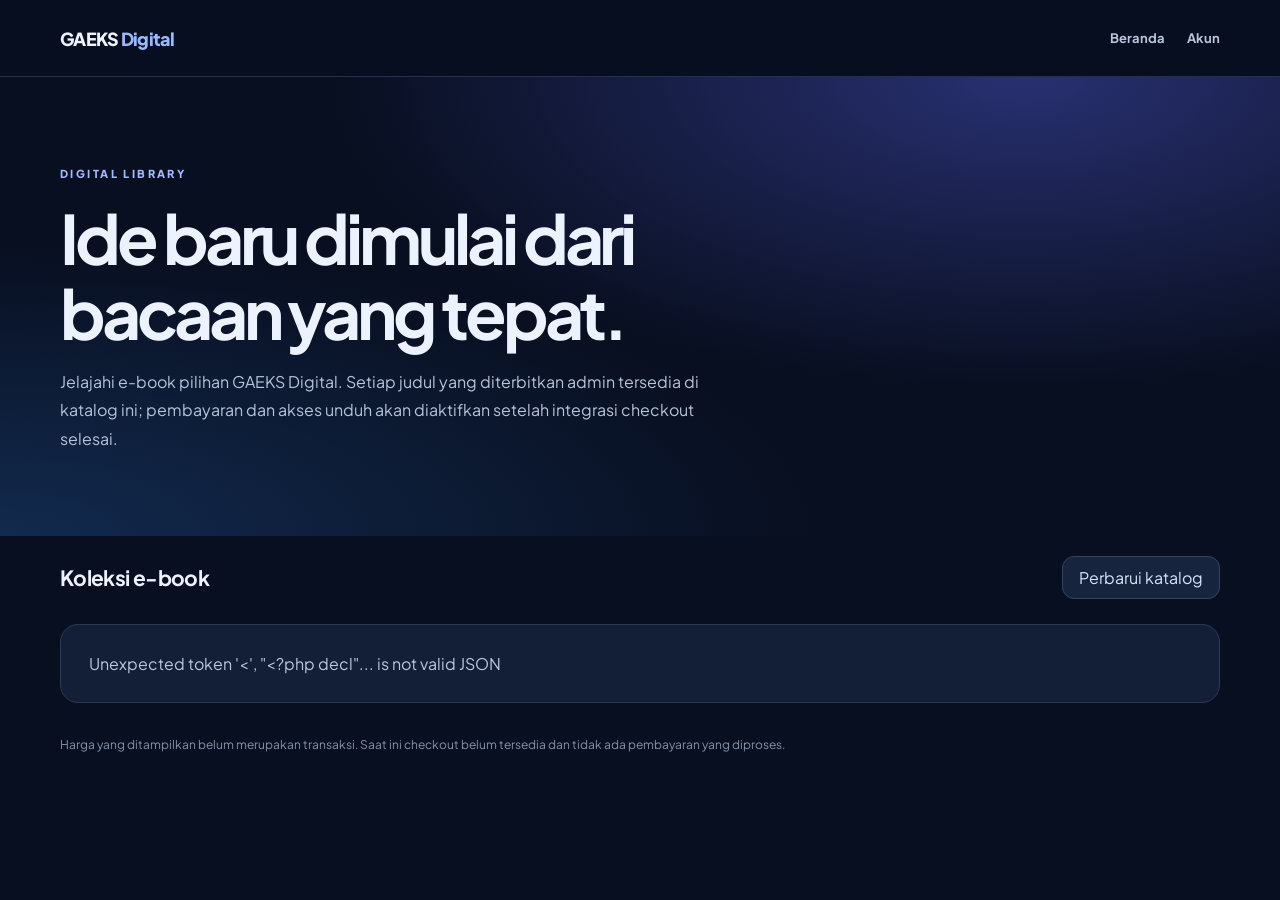
<file: ebooks.html>
<!doctype html>
<html lang="id">
<head>
  <meta charset="utf-8">
  <meta name="viewport" content="width=device-width, initial-scale=1">
  <meta name="description" content="Jelajahi koleksi e-book profesional GAEKS Digital.">
  <title>Katalog E-book | GAEKS Digital</title>
  <link rel="preconnect" href="https://fonts.googleapis.com">
  <link rel="preconnect" href="https://fonts.gstatic.com" crossorigin>
  <link href="https://fonts.googleapis.com/css2?family=Plus+Jakarta+Sans:wght@400;500;600;700;800&display=swap" rel="stylesheet">
  <script src="auth.js?v=20260922-1" defer></script>
  <style>
    :root { font-family: "Plus Jakarta Sans", system-ui, sans-serif; color: #ecf3ff; background: #080f20; }
    * { box-sizing: border-box; } body { margin: 0; min-width: 320px; } a { color: inherit; text-decoration: none; } button { font: inherit; }
    .shell { width: min(1160px, calc(100% - 40px)); margin: auto; }
    header { border-bottom: 1px solid #25314b; background: rgba(8, 15, 32, .86); }
    .nav { min-height: 76px; display: flex; align-items: center; justify-content: space-between; gap: 20px; }
    .brand { font-weight: 800; letter-spacing: -.04em; font-size: 18px; } .brand span { color: #96baff; }
    .nav-links { display: flex; gap: 22px; align-items: center; font-size: 13px; font-weight: 700; } .nav-links a { color: #b8c6db; } .nav-links a:hover { color: #fff; } [hidden] { display: none !important; }
    .hero { padding: 84px 0 66px; background: radial-gradient(ellipse at 80% 0, #283071 0, transparent 48%), radial-gradient(ellipse at 0 100%, #122a4e 0, transparent 45%); }
    .eyebrow { text-transform: uppercase; color: #a4baff; font-size: 11px; letter-spacing: .22em; font-weight: 800; }
    h1 { margin: 18px 0; max-width: 760px; font-size: clamp(38px, 6vw, 68px); line-height: 1.1; letter-spacing: -.06em; }
    .intro { color: #b6c4d9; max-width: 680px; line-height: 1.8; }
    .catalog { padding: 20px 0 90px; } .catalog-bar { display: flex; align-items: center; justify-content: space-between; gap: 12px; margin-bottom: 25px; }
    .catalog-bar h2 { margin: 0; font-size: 21px; letter-spacing: -.03em; }
    .refresh { cursor: pointer; border: 1px solid #34435f; color: #d6e5fc; background: #16243d; border-radius: 12px; padding: 10px 16px; } .refresh:hover { background: #24385b; }
    .books { display: grid; grid-template-columns: repeat(3, minmax(0, 1fr)); gap: 22px; }
    .book { border: 1px solid #2b3956; border-radius: 22px; background: #131f36; overflow: hidden; box-shadow: 0 18px 50px rgba(0, 0, 0, .14); }
    .cover { height: 240px; background: linear-gradient(135deg, #355bd3, #8062be 68%, #e396bd); display: grid; place-items: center; }
    .cover img { display: block; width: 100%; height: 100%; object-fit: cover; } .cover span { font-weight: 800; font-size: 45px; letter-spacing: -.08em; opacity: .75; }
    .book-body { padding: 24px; } .book h3 { margin: 0; font-size: 21px; line-height: 1.35; } .book p { color: #acbad2; font-size: 14px; line-height: 1.7; min-height: 72px; overflow-wrap: anywhere; }
    .book-footer { border-top: 1px solid #2b3956; padding-top: 18px; display: flex; align-items: center; justify-content: space-between; gap: 8px; }
    .price { font-weight: 800; font-size: 17px; } .soon { border: 1px solid #46536f; background: #26334d; color: #b9c8dc; border-radius: 9px; padding: 9px 12px; font-size: 12px; font-weight: 700; }
    .notice { grid-column: 1 / -1; border: 1px solid #2b3956; background: #131f36; border-radius: 18px; padding: 28px; color: #b9c8dc; }
    .fine-print { color: #8193ad; font-size: 12px; line-height: 1.6; margin-top: 32px; }
    @media (max-width: 850px) { .books { grid-template-columns: repeat(2, minmax(0, 1fr)); } }
    @media (max-width: 580px) { .shell { width: min(100% - 28px, 1160px); } .nav { min-height: 68px; } .nav-links { gap: 12px; } .hero { padding: 66px 0 48px; } .books { grid-template-columns: 1fr; } .cover { height: 210px; } }
  </style>
</head>
<body>
  <header><div class="shell nav"><a class="brand" href="index.html">GAEKS <span>Digital</span></a><nav class="nav-links" aria-label="Navigasi"><a href="index.html">Beranda</a><a id="admin-link" href="admin-ebooks.html" hidden>Kelola e-book</a><a href="profile.html">Akun</a></nav></div></header>
  <main>
    <section class="hero"><div class="shell"><span class="eyebrow">Digital library</span><h1>Ide baru dimulai dari bacaan yang tepat.</h1><p class="intro">Jelajahi e-book pilihan GAEKS Digital. Setiap judul yang diterbitkan admin tersedia di katalog ini; pembayaran dan akses unduh akan diaktifkan setelah integrasi checkout selesai.</p></div></section>
    <section class="shell catalog" aria-labelledby="catalog-heading"><div class="catalog-bar"><h2 id="catalog-heading">Koleksi e-book</h2><button class="refresh" id="refresh" type="button">Perbarui katalog</button></div><div class="books" id="books" aria-live="polite"><div class="notice">Memuat katalog…</div></div><p class="fine-print">Harga yang ditampilkan belum merupakan transaksi. Saat ini checkout belum tersedia dan tidak ada pembayaran yang diproses.</p></section>
  </main>
  <script>
    (function () {
      'use strict';
      const container = document.getElementById('books');
      const money = new Intl.NumberFormat('id-ID');
      let loading = false;
      function notice(message) { container.replaceChildren(); const el = document.createElement('div'); el.className = 'notice'; el.textContent = message; container.append(el); }
      function bookCard(book) {
        const card = document.createElement('article'); card.className = 'book';
        const cover = document.createElement('div'); cover.className = 'cover';
        if (book.coverUrl) {
          try {
            const url = new URL(book.coverUrl, location.href);
            if (url.origin === location.origin && url.pathname.endsWith('/api/ebooks.php')) {
              const image = document.createElement('img'); image.src = url.href; image.alt = 'Sampul ' + String(book.title || 'e-book'); image.loading = 'lazy'; cover.append(image);
            }
          } catch (_) { /* Use a placeholder for invalid cover URLs. */ }
        }
        if (!cover.childElementCount) { const symbol = document.createElement('span'); symbol.textContent = 'G.'; symbol.setAttribute('aria-hidden', 'true'); cover.append(symbol); }
        const body = document.createElement('div'); body.className = 'book-body';
        const title = document.createElement('h3'); title.textContent = String(book.title || 'Tanpa judul');
        const description = document.createElement('p'); description.textContent = String(book.description || '');
        const footer = document.createElement('div'); footer.className = 'book-footer';
        const price = document.createElement('span'); price.className = 'price'; price.textContent = 'Rp' + money.format(Number(book.priceIdr) || 0);
        const soon = document.createElement('button'); soon.className = 'soon'; soon.type = 'button'; soon.disabled = true; soon.textContent = 'Segera hadir';
        footer.append(price, soon); body.append(title, description, footer); card.append(cover, body);
        return card;
      }
      async function loadBooks() {
        if (loading) return;
        loading = true;
        document.getElementById('refresh').disabled = true;
        try {
          const response = await fetch('/api/ebooks.php?action=catalog&t=' + Date.now(), { credentials: 'same-origin', cache: 'no-store', headers: { Accept: 'application/json' } });
          const result = await response.json();
          if (!response.ok || !result.ok || !Array.isArray(result.data)) throw new Error('Katalog tidak dapat dimuat. Coba beberapa saat lagi.');
          const books = result.data.filter(book => book.status === 'published');
          if (!books.length) notice('Belum ada e-book yang diterbitkan. Silakan kembali lagi nanti.');
          else container.replaceChildren(...books.map(bookCard));
        } catch (error) { notice(error.message || 'Katalog tidak dapat dimuat.'); }
        finally { loading = false; document.getElementById('refresh').disabled = false; }
      }
      document.getElementById('refresh').addEventListener('click', loadBooks);
      document.addEventListener('visibilitychange', function () { if (!document.hidden) loadBooks(); });
      window.addEventListener('pageshow', function (event) { if (event.persisted) loadBooks(); });
      if (window.GaeksAuth && window.GaeksAuth.ready) window.GaeksAuth.ready.then(user => { document.getElementById('admin-link').hidden = !user || !user.isAdmin; });
      loadBooks();
    }());
  </script>
</body>
</html>
</file>
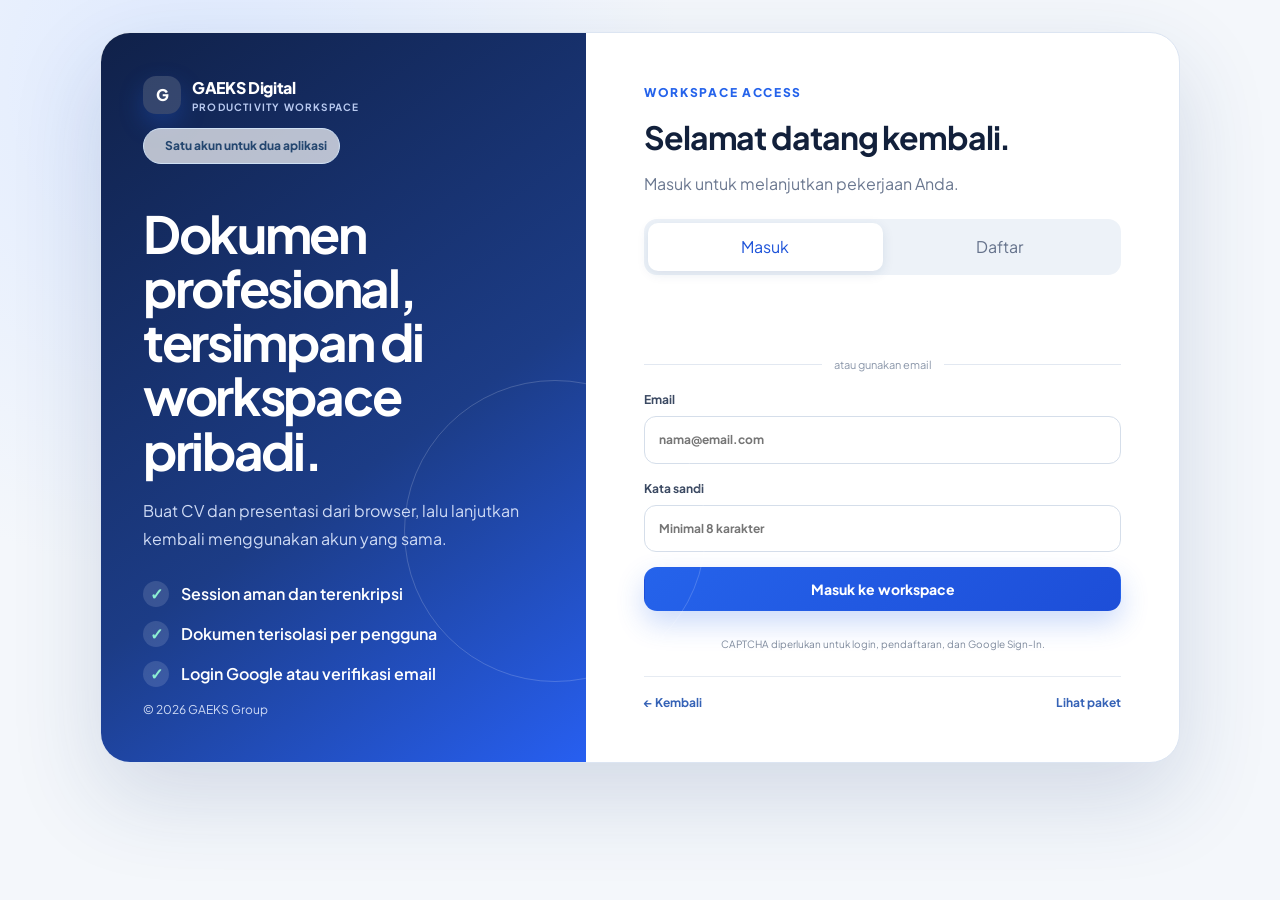
<file: login.html>
<!doctype html>
<html lang="id">
<head>
  <meta charset="utf-8">
  <meta name="viewport" content="width=device-width,initial-scale=1">
  <meta name="description" content="Masuk atau daftar ke workspace CV dan presentasi GAEKS Digital.">
  <title>Masuk atau Daftar — GAEKS Digital</title>
  <link rel="preconnect" href="https://fonts.googleapis.com">
  <link rel="preconnect" href="https://fonts.gstatic.com" crossorigin>
  <link href="https://fonts.googleapis.com/css2?family=Plus+Jakarta+Sans:wght@400;500;600;700;800&display=swap" rel="stylesheet">
  <link rel="stylesheet" href="public/assets/css/landing.css?v=20260915">
  <link rel="stylesheet" href="public/assets/css/auth.css?v=20260915">
  <script src="https://accounts.google.com/gsi/client" async defer></script>
  <script src="https://challenges.cloudflare.com/turnstile/v0/api.js" async defer></script>
  <script src="auth.js?v=20260915_01" defer></script>
</head>
<body class="auth-page">
  <a class="skip-link" href="#auth-main">Lewati ke formulir</a>
  <main id="auth-main" class="auth-shell">
    <section class="auth-story" aria-labelledby="story-title">
      <a class="brand auth-brand" href="index.html"><span class="brand-mark" aria-hidden="true">G</span><span class="brand-copy">GAEKS Digital<small>Productivity workspace</small></span></a>
      <div class="auth-story-copy">
        <span class="eyebrow"><span></span>Satu akun untuk dua aplikasi</span>
        <h1 id="story-title">Dokumen profesional, tersimpan di workspace pribadi.</h1>
        <p>Buat CV dan presentasi dari browser, lalu lanjutkan kembali menggunakan akun yang sama.</p>
        <ul class="auth-benefits">
          <li><span>✓</span> Session aman dan terenkripsi</li>
          <li><span>✓</span> Dokumen terisolasi per pengguna</li>
          <li><span>✓</span> Login Google atau verifikasi email</li>
        </ul>
      </div>
      <p class="auth-legal">© 2026 GAEKS Group</p>
    </section>

    <section class="auth-panel" aria-labelledby="auth-title">
      <div class="auth-panel-head"><span class="kicker">Workspace access</span><h2 id="auth-title">Selamat datang kembali.</h2><p>Masuk untuk melanjutkan pekerjaan Anda.</p></div>
      <div class="auth-tabs" role="tablist" aria-label="Pilih metode akun">
        <button id="tab-login" type="button" role="tab" aria-selected="true" aria-controls="login-panel">Masuk</button>
        <button id="tab-register" type="button" role="tab" aria-selected="false" aria-controls="register-panel">Daftar</button>
      </div>

      <div id="auth-alert" class="auth-alert" role="status" aria-live="polite" hidden></div>

      <div class="google-area">
        <div id="google-button" aria-label="Masuk dengan Google"></div>
      </div>
      <div class="auth-divider"><span>atau gunakan email</span></div>

      <section id="login-panel" role="tabpanel" aria-labelledby="tab-login">
        <form id="login-form" class="auth-form">
          <label>Email<input id="login-email" type="email" autocomplete="email" maxlength="254" required placeholder="nama@email.com"></label>
          <label>Kata sandi<input id="login-password" type="password" autocomplete="current-password" minlength="8" maxlength="128" required placeholder="Minimal 8 karakter"></label>
          <button id="login-submit" class="button button-primary button-wide" type="submit">Masuk ke workspace</button>
        </form>
      </section>

      <section id="register-panel" role="tabpanel" aria-labelledby="tab-register" hidden>
        <form id="register-request-form" class="auth-form">
          <label>Nama lengkap<input id="register-name" type="text" autocomplete="name" minlength="2" maxlength="160" required placeholder="Nama Anda"></label>
          <label>Email<input id="register-email" type="email" autocomplete="email" maxlength="254" required placeholder="nama@email.com"></label>
          <button id="otp-request-submit" class="button button-primary button-wide" type="submit">Kirim kode verifikasi</button>
        </form>
        <form id="register-verify-form" class="auth-form" hidden>
          <p class="otp-note">Kode dikirim ke <strong id="otp-target"></strong> dan berlaku selama 10 menit.</p>
          <label>Kode 6 digit<input id="register-code" class="otp-input" type="text" inputmode="numeric" autocomplete="one-time-code" pattern="[0-9]{6}" maxlength="6" required placeholder="000000"></label>
          <label>Buat kata sandi<input id="register-password" type="password" autocomplete="new-password" minlength="8" maxlength="128" required placeholder="Minimal 8 karakter"></label>
          <button id="otp-verify-submit" class="button button-primary button-wide" type="submit">Verifikasi dan masuk</button>
          <button id="otp-back" class="text-button" type="button">Ganti email</button>
        </form>
      </section>

      <div class="captcha-wrap"><div class="cf-turnstile" data-sitekey="0x4AAAAAAE2AZ__M_sjh20MY" data-theme="light" data-callback="onCaptchaVerified" data-expired-callback="onCaptchaExpired"></div><p>CAPTCHA diperlukan untuk login, pendaftaran, dan Google Sign-In.</p></div>
      <div class="auth-footer"><a id="back-link" href="index.html">← Kembali</a><a href="pricing.html">Lihat paket</a></div>
    </section>
  </main>

  <script>
    let captchaToken = '';
    let pendingEmail = '';
    let pendingName = '';
    window.onCaptchaVerified = token => { captchaToken = token; };
    window.onCaptchaExpired = () => { captchaToken = ''; };

    function destination() {
      const raw = new URLSearchParams(location.search).get('redirect') || 'index.html';
      let value;
      try { value = decodeURIComponent(raw); } catch (_) { value = 'index.html'; }
      return /^(?:index|profile|cv|cv-dashboard|presentation|pricing)\.html(?:[?#].*)?$/.test(value) ? value : 'index.html';
    }
    function alertMessage(message, success) {
      const box=document.getElementById('auth-alert');box.hidden=false;box.textContent=message;box.className='auth-alert '+(success?'is-success':'is-error');
    }
    function clearAlert(){const box=document.getElementById('auth-alert');box.hidden=true;box.textContent='';}
    function requireCaptcha(){if(captchaToken)return true;alertMessage('Selesaikan verifikasi CAPTCHA terlebih dahulu.');return false;}
    function resetCaptcha(){captchaToken='';if(window.turnstile)turnstile.reset();}
    function setBusy(button,busy,label){button.disabled=busy;button.textContent=busy?'Memproses…':label;}
    function go(){location.replace('/'+destination().replace(/^\//,''));}
    function setTab(tab){
      const login=tab==='login';document.getElementById('login-panel').hidden=!login;document.getElementById('register-panel').hidden=login;
      document.getElementById('tab-login').setAttribute('aria-selected',String(login));document.getElementById('tab-register').setAttribute('aria-selected',String(!login));
      document.getElementById('auth-title').textContent=login?'Selamat datang kembali.':'Buat workspace pribadi Anda.';clearAlert();
    }
    document.getElementById('tab-login').addEventListener('click',()=>setTab('login'));
    document.getElementById('tab-register').addEventListener('click',()=>setTab('register'));
    document.getElementById('back-link').href=destination();

    document.getElementById('login-form').addEventListener('submit',async event=>{
      event.preventDefault();if(!requireCaptcha())return;const button=document.getElementById('login-submit');setBusy(button,true,'Masuk ke workspace');clearAlert();
      try{await GaeksAuth.login(document.getElementById('login-email').value.trim(),document.getElementById('login-password').value,captchaToken);alertMessage('Login berhasil. Membuka workspace…',true);go();}catch(error){alertMessage(error.message);resetCaptcha();}finally{setBusy(button,false,'Masuk ke workspace');}
    });
    document.getElementById('register-request-form').addEventListener('submit',async event=>{
      event.preventDefault();if(!requireCaptcha())return;pendingName=document.getElementById('register-name').value.trim();pendingEmail=document.getElementById('register-email').value.trim();const button=document.getElementById('otp-request-submit');setBusy(button,true,'Kirim kode verifikasi');clearAlert();
      try{await GaeksAuth.requestRegistrationOtp(pendingName,pendingEmail,captchaToken);document.getElementById('otp-target').textContent=pendingEmail;document.getElementById('register-request-form').hidden=true;document.getElementById('register-verify-form').hidden=false;alertMessage('Kode verifikasi berhasil dikirim.',true);resetCaptcha();document.getElementById('register-code').focus();}catch(error){alertMessage(error.message);resetCaptcha();}finally{setBusy(button,false,'Kirim kode verifikasi');}
    });
    document.getElementById('register-verify-form').addEventListener('submit',async event=>{
      event.preventDefault();const button=document.getElementById('otp-verify-submit');setBusy(button,true,'Verifikasi dan masuk');clearAlert();
      try{await GaeksAuth.verifyRegistration(pendingName,pendingEmail,document.getElementById('register-code').value.trim(),document.getElementById('register-password').value);alertMessage('Akun berhasil dibuat. Membuka workspace…',true);go();}catch(error){alertMessage(error.message);}finally{setBusy(button,false,'Verifikasi dan masuk');}
    });
    document.getElementById('otp-back').addEventListener('click',()=>{document.getElementById('register-verify-form').hidden=true;document.getElementById('register-request-form').hidden=false;clearAlert();});

    window.handleGoogleCredential = async response=>{
      if(!requireCaptcha())return;
      try{await GaeksAuth.loginWithGoogle(response.credential,captchaToken);alertMessage('Google Sign-In berhasil. Membuka workspace…',true);go();}catch(error){alertMessage(error.message);resetCaptcha();}
    };
    window.addEventListener('load',()=>{
      if(window.google){google.accounts.id.initialize({client_id:GaeksAuth.GOOGLE_CLIENT_ID,callback:handleGoogleCredential});google.accounts.id.renderButton(document.getElementById('google-button'),{theme:'outline',size:'large',shape:'pill',width:360,text:'continue_with'});}
    });
    window.addEventListener('DOMContentLoaded',async()=>{const user=await GaeksAuth.ready;if(user)go();if(new URLSearchParams(location.search).get('tab')==='register')setTab('register');});
  </script>
</body>
</html>
</file>
<file: public/assets/css/landing.css>
:root {
  --ink: #10213d;
  --ink-soft: #52627a;
  --blue: #2563eb;
  --blue-dark: #1d4ed8;
  --cyan: #0ea5e9;
  --surface: #ffffff;
  --surface-soft: #f5f8fc;
  --line: #dbe4f0;
  --success: #059669;
  --warning: #b45309;
  --shadow-sm: 0 10px 30px rgba(15, 35, 65, .08);
  --shadow-lg: 0 28px 80px rgba(20, 55, 110, .16);
  --radius: 24px;
}

* { box-sizing: border-box; }
[hidden] { display: none !important; }
html { scroll-behavior: smooth; }
body {
  margin: 0;
  min-width: 320px;
  color: var(--ink);
  background: #f8fbff;
  font-family: "Plus Jakarta Sans", system-ui, -apple-system, BlinkMacSystemFont, "Segoe UI", sans-serif;
  line-height: 1.6;
  -webkit-font-smoothing: antialiased;
}
button, input { font: inherit; }
a { color: inherit; text-decoration: none; }
img, svg { display: block; }
:focus-visible { outline: 3px solid rgba(37, 99, 235, .32); outline-offset: 3px; }
.container { width: min(1180px, calc(100% - 40px)); margin-inline: auto; }
.skip-link { position: fixed; top: 10px; left: 10px; z-index: 100; transform: translateY(-160%); padding: 10px 16px; background: #fff; border-radius: 12px; }
.skip-link:focus { transform: translateY(0); }

.site-header { position: sticky; top: 0; z-index: 50; border-bottom: 1px solid rgba(219, 228, 240, .82); background: rgba(248, 251, 255, .84); backdrop-filter: blur(18px); }
.nav { min-height: 76px; display: flex; align-items: center; justify-content: space-between; gap: 24px; }
.brand { display: inline-flex; align-items: center; gap: 11px; font-weight: 800; letter-spacing: -.02em; }
.brand-mark { width: 38px; height: 38px; display: grid; place-items: center; color: #fff; border-radius: 13px; background: linear-gradient(145deg, var(--blue), #6438d7); box-shadow: 0 10px 24px rgba(37, 99, 235, .28); }
.brand-mark svg { width: 22px; height: 22px; }
.brand-copy small { display: block; margin-top: -2px; color: #708097; font-size: 10px; font-weight: 700; letter-spacing: .12em; text-transform: uppercase; }
.nav-links { display: flex; align-items: center; gap: 28px; color: #45566e; font-size: 14px; font-weight: 600; }
.nav-links a:hover { color: var(--blue); }
.nav-actions { display: flex; align-items: center; gap: 10px; }
.menu-button { display: none; width: 44px; height: 44px; border: 1px solid var(--line); border-radius: 14px; color: var(--ink); background: #fff; cursor: pointer; }
.menu-button svg { width: 21px; margin: auto; }
.user-pill { display: none; align-items: center; gap: 9px; max-width: 190px; padding: 5px 12px 5px 5px; border: 1px solid var(--line); border-radius: 999px; background: #fff; font-size: 12px; font-weight: 700; }
.user-pill.is-visible { display: inline-flex; }
.user-avatar { width: 32px; height: 32px; object-fit: cover; border-radius: 50%; background: #dbeafe; }

.button { min-height: 44px; display: inline-flex; align-items: center; justify-content: center; gap: 9px; padding: 10px 18px; border: 1px solid transparent; border-radius: 13px; font-size: 14px; font-weight: 750; cursor: pointer; transition: transform .2s ease, box-shadow .2s ease, background .2s ease, border-color .2s ease; }
.button svg { width: 18px; height: 18px; }
.button:hover { transform: translateY(-2px); }
.button-primary { color: #fff; background: linear-gradient(135deg, var(--blue), var(--blue-dark)); box-shadow: 0 12px 28px rgba(37, 99, 235, .24); }
.button-primary:hover { box-shadow: 0 16px 32px rgba(37, 99, 235, .32); }
.button-secondary { color: var(--ink); border-color: var(--line); background: rgba(255,255,255,.86); }
.button-secondary:hover { border-color: #afbfD3; background: #fff; }
.button-wide { width: 100%; }

.hero { position: relative; overflow: hidden; padding: 92px 0 72px; }
.hero::before { content: ""; position: absolute; width: 670px; height: 670px; top: -330px; right: -180px; border-radius: 50%; background: radial-gradient(circle, rgba(66, 137, 255, .24), rgba(122, 92, 235, .08) 44%, transparent 70%); pointer-events: none; }
.hero::after { content: ""; position: absolute; width: 430px; height: 430px; left: -260px; bottom: -250px; border-radius: 50%; background: rgba(14, 165, 233, .11); filter: blur(20px); pointer-events: none; }
.hero-grid { position: relative; z-index: 1; display: grid; grid-template-columns: 1.02fr .98fr; align-items: center; gap: 70px; }
.eyebrow { display: inline-flex; align-items: center; gap: 9px; margin-bottom: 22px; padding: 7px 12px; color: #24466f; border: 1px solid #cfe0f3; border-radius: 999px; background: rgba(255,255,255,.7); font-size: 12px; font-weight: 750; }
.eyebrow-dot { width: 8px; height: 8px; border-radius: 50%; background: var(--success); box-shadow: 0 0 0 5px rgba(5, 150, 105, .10); }
.hero h1 { max-width: 720px; margin: 0; font-size: clamp(42px, 5.25vw, 70px); line-height: 1.04; letter-spacing: -.055em; }
.gradient-text { color: transparent; background: linear-gradient(105deg, var(--blue) 8%, #6d3dcc 70%, #0d8abf); background-clip: text; -webkit-background-clip: text; }
.hero-copy { max-width: 650px; margin: 24px 0 0; color: var(--ink-soft); font-size: 17px; }
.hero-actions { display: flex; flex-wrap: wrap; gap: 12px; margin-top: 31px; }
.hero-note { display: flex; flex-wrap: wrap; gap: 18px; margin-top: 25px; color: #66768d; font-size: 12px; font-weight: 650; }
.hero-note span { display: inline-flex; align-items: center; gap: 7px; }
.hero-note svg { width: 15px; color: var(--success); }

.product-canvas { position: relative; min-height: 485px; }
.canvas-glow { position: absolute; inset: 14% 5% 8%; border-radius: 50%; background: linear-gradient(135deg, rgba(37,99,235,.22), rgba(109,61,204,.16)); filter: blur(42px); }
.workspace-card { position: absolute; border: 1px solid rgba(203, 216, 232, .85); background: rgba(255,255,255,.91); box-shadow: var(--shadow-lg); backdrop-filter: blur(18px); }
.cv-preview { top: 18px; left: 5px; width: 285px; padding: 18px; border-radius: 25px; transform: rotate(-2.5deg); }
.slide-preview { right: 0; bottom: 32px; width: 335px; padding: 15px; border-radius: 25px; transform: rotate(2.5deg); }
.preview-bar { display: flex; gap: 5px; padding-bottom: 12px; }
.preview-bar span { width: 7px; height: 7px; border-radius: 50%; background: #dbe4ef; }
.paper { min-height: 335px; padding: 24px; border: 1px solid #eef2f7; border-radius: 8px; background: #fff; }
.paper-name { margin: 0; font-family: Georgia, serif; font-size: 22px; }
.paper-role { color: var(--blue); font-size: 9px; font-weight: 750; letter-spacing: .09em; text-transform: uppercase; }
.paper-rule { height: 2px; margin: 13px 0; background: #1e3a5f; }
.paper-section { margin-top: 15px; }
.paper-section strong { font-family: Georgia, serif; font-size: 9px; letter-spacing: .12em; }
.line { height: 5px; margin-top: 7px; border-radius: 5px; background: #e7edf5; }
.line.short { width: 62%; }
.slide { aspect-ratio: 16 / 9; overflow: hidden; padding: 27px; border-radius: 12px; color: #fff; background: linear-gradient(145deg, #0d1c38, #213f75 60%, #2563eb); }
.slide-label { color: #93c5fd; font-size: 9px; font-weight: 700; letter-spacing: .12em; text-transform: uppercase; }
.slide h3 { max-width: 250px; margin: 13px 0 8px; font-family: Georgia, serif; font-size: 24px; line-height: 1.1; }
.slide p { max-width: 210px; margin: 0; color: #c8d8ef; font-size: 9px; }
.slide-chart { display: flex; align-items: end; gap: 7px; height: 57px; margin-top: 16px; }
.slide-chart span { flex: 1; border-radius: 5px 5px 0 0; background: rgba(255,255,255,.75); }
.slide-chart span:nth-child(1) { height: 35%; }.slide-chart span:nth-child(2) { height: 58%; }.slide-chart span:nth-child(3) { height: 78%; }.slide-chart span:nth-child(4) { height: 100%; background: #7dd3fc; }
.floating-chip { position: absolute; z-index: 3; display: flex; align-items: center; gap: 9px; padding: 10px 14px; border: 1px solid rgba(206, 219, 234, .9); border-radius: 15px; background: rgba(255,255,255,.92); box-shadow: var(--shadow-sm); font-size: 11px; font-weight: 750; }
.chip-one { right: 12px; top: 32px; }.chip-two { left: 1px; bottom: 15px; }
.chip-icon { width: 26px; height: 26px; display: grid; place-items: center; color: var(--blue); border-radius: 9px; background: #eaf2ff; }
.chip-icon svg { width: 15px; }

.trust-strip { padding: 22px 0; border-block: 1px solid var(--line); background: #fff; }
.trust-row { display: grid; grid-template-columns: repeat(4, 1fr); gap: 10px; }
.trust-item { display: flex; align-items: center; justify-content: center; gap: 9px; color: #5e6e84; font-size: 12px; font-weight: 700; }
.trust-item svg { width: 18px; color: var(--blue); }

.section { padding: 96px 0; }
.section-soft { background: var(--surface-soft); }
.section-heading { max-width: 680px; margin: 0 auto 52px; text-align: center; }
.kicker { display: block; margin-bottom: 10px; color: var(--blue); font-size: 12px; font-weight: 800; letter-spacing: .14em; text-transform: uppercase; }
.section-heading h2 { margin: 0; font-size: clamp(31px, 4vw, 47px); line-height: 1.14; letter-spacing: -.04em; }
.section-heading p { margin: 17px 0 0; color: var(--ink-soft); }
.product-grid { display: grid; grid-template-columns: repeat(3, minmax(0, 1fr)); gap: 24px; }
.product-card { position: relative; overflow: hidden; min-height: 470px; display: flex; flex-direction: column; padding: 35px; border: 1px solid var(--line); border-radius: var(--radius); background: #fff; box-shadow: var(--shadow-sm); }
.product-card::after { content: ""; position: absolute; width: 250px; height: 250px; right: -130px; top: -140px; border-radius: 50%; background: rgba(37,99,235,.09); }
.product-icon { width: 50px; height: 50px; display: grid; place-items: center; margin-bottom: 25px; color: var(--blue); border-radius: 16px; background: #eaf2ff; }
.product-icon.violet { color: #6d3dcc; background: #f0ebff; }
.product-icon svg { width: 25px; }
.product-card h3 { margin: 0; font-size: 26px; letter-spacing: -.03em; }
.product-card > p { min-height: 78px; margin: 13px 0 23px; color: var(--ink-soft); font-size: 14px; }
.feature-list { display: grid; gap: 13px; margin: 0 0 30px; padding: 0; list-style: none; }
.feature-list li { display: flex; gap: 10px; color: #334760; font-size: 13px; font-weight: 600; }
.feature-list svg { flex: 0 0 auto; width: 17px; margin-top: 2px; color: var(--success); }
.product-card .button { margin-top: auto; }

.steps { display: grid; grid-template-columns: repeat(3, 1fr); gap: 26px; }
.step { position: relative; padding: 30px; border-radius: 22px; background: #fff; box-shadow: var(--shadow-sm); }
.step-number { display: grid; place-items: center; width: 38px; height: 38px; margin-bottom: 25px; color: var(--blue); border-radius: 12px; background: #eaf2ff; font-size: 12px; font-weight: 800; }
.step h3 { margin: 0; font-size: 18px; }.step p { margin: 11px 0 0; color: var(--ink-soft); font-size: 13px; }

.pricing-card { max-width: 950px; margin: auto; display: grid; grid-template-columns: .9fr 1.1fr; overflow: hidden; border: 1px solid #cddbec; border-radius: 28px; background: #fff; box-shadow: var(--shadow-lg); }
.pricing-intro { padding: 48px; background: #10213d; color: #fff; }
.pricing-intro .kicker { color: #93c5fd; }.pricing-intro h2 { margin: 0; font-size: 34px; line-height: 1.15; letter-spacing: -.04em; }.pricing-intro p { color: #bac8da; font-size: 14px; }
.price { display: flex; align-items: baseline; gap: 7px; margin-top: 27px; }.price strong { font-size: 42px; letter-spacing: -.04em; }.price span { color: #bac8da; font-size: 12px; }
.tax-note { display: block; margin-top: 4px; color: #8fa4be; font-size: 11px; }
.pricing-details { padding: 48px; }
.pricing-details h3 { margin: 0 0 22px; font-size: 18px; }.pricing-details .feature-list { margin-bottom: 26px; }
.coming-soon { margin: 0 0 18px; padding: 11px 13px; color: #8a5310; border: 1px solid #f0d39d; border-radius: 12px; background: #fff8e9; font-size: 11px; font-weight: 700; }

.faq { max-width: 800px; margin: auto; display: grid; gap: 12px; }
.faq details { border: 1px solid var(--line); border-radius: 17px; background: #fff; }
.faq summary { min-height: 58px; display: flex; align-items: center; justify-content: space-between; gap: 16px; padding: 15px 19px; cursor: pointer; font-size: 14px; font-weight: 750; list-style: none; }
.faq summary::-webkit-details-marker { display: none; }.faq summary::after { content: "+"; color: var(--blue); font-size: 21px; }.faq details[open] summary::after { content: "−"; }
.faq details p { margin: 0; padding: 0 19px 19px; color: var(--ink-soft); font-size: 13px; }

.cta-band { padding: 78px 0; }.cta-inner { position: relative; overflow: hidden; display: flex; align-items: center; justify-content: space-between; gap: 25px; padding: 48px; border-radius: 28px; color: #fff; background: linear-gradient(125deg, #10213d, #163d79 64%, #2563eb); box-shadow: var(--shadow-lg); }.cta-inner::after { content: ""; position: absolute; width: 300px; height: 300px; right: -130px; top: -150px; border-radius: 50%; border: 55px solid rgba(255,255,255,.07); }.cta-copy { position: relative; z-index: 1; }.cta-copy h2 { margin: 0; font-size: 31px; letter-spacing: -.035em; }.cta-copy p { margin: 9px 0 0; color: #bfd0e6; font-size: 13px; }.cta-actions { position: relative; z-index: 1; display: flex; gap: 10px; }.cta-actions .button-secondary { border-color: rgba(255,255,255,.24); background: rgba(255,255,255,.10); color: #fff; }

.site-footer { padding: 38px 0; border-top: 1px solid var(--line); background: #fff; }.footer-row { display: flex; align-items: center; justify-content: space-between; gap: 25px; }.footer-copy { color: #74839a; font-size: 11px; }.footer-links { display: flex; gap: 18px; color: #53647c; font-size: 12px; font-weight: 650; }

.reveal { opacity: 0; transform: translateY(18px); transition: opacity .55s ease, transform .55s ease; }.reveal.is-visible { opacity: 1; transform: none; }

@media (max-width: 900px) {
  .nav-links { position: fixed; inset: 76px 20px auto; display: none; flex-direction: column; align-items: stretch; gap: 0; padding: 12px; border: 1px solid var(--line); border-radius: 18px; background: #fff; box-shadow: var(--shadow-lg); }
  .nav-links.is-open { display: flex; }.nav-links a { padding: 13px 12px; }.menu-button { display: inline-grid; }
  .nav-actions > .button { display: none; }.hero { padding-top: 64px; }.hero-grid { grid-template-columns: 1fr; gap: 55px; }.hero-copy-wrap { text-align: center; }.hero-copy { margin-inline: auto; }.hero-actions, .hero-note { justify-content: center; }.product-canvas { width: min(590px, 100%); margin: auto; }.product-grid, .pricing-card { grid-template-columns: 1fr; }.product-card > p { min-height: 0; }.steps { grid-template-columns: 1fr; }.trust-row { grid-template-columns: 1fr 1fr; row-gap: 18px; }.cta-inner, .footer-row { align-items: flex-start; flex-direction: column; }
}

@media (max-width: 600px) {
  .container { width: min(100% - 28px, 1180px); }.nav { min-height: 68px; }.nav-links { inset: 68px 14px auto; }.brand-copy small { display: none; }.user-pill span { display: none; }.user-pill { padding-right: 5px; }
  .hero { padding: 50px 0 52px; }.hero h1 { font-size: 41px; }.hero-copy { font-size: 15px; }.hero-actions { flex-direction: column; }.hero-actions .button { width: 100%; }.hero-note { gap: 9px 15px; }
  .product-canvas { min-height: 400px; }.cv-preview { width: 235px; }.slide-preview { width: 270px; }.paper { min-height: 270px; padding: 18px; }.slide h3 { font-size: 18px; }.floating-chip { font-size: 9px; }.chip-one { top: 0; }.chip-two { bottom: 0; }
  .trust-item { justify-content: flex-start; font-size: 10px; }.section { padding: 72px 0; }.section-heading { margin-bottom: 36px; }.product-card { min-height: 0; padding: 27px; }.pricing-intro, .pricing-details { padding: 32px 26px; }.cta-inner { padding: 35px 27px; }.cta-actions { width: 100%; flex-direction: column; }.cta-actions .button { width: 100%; }.footer-links { flex-wrap: wrap; }
}

@media (prefers-reduced-motion: reduce) {
  html { scroll-behavior: auto; }
  *, *::before, *::after { animation-duration: .01ms !important; animation-iteration-count: 1 !important; transition-duration: .01ms !important; }
  .reveal { opacity: 1; transform: none; }
}
</file>
<file: public/assets/css/auth.css>
:root{color-scheme:light}.auth-page{min-height:100vh;margin:0;background:radial-gradient(circle at 15% 10%,#dfeaff 0,transparent 36%),#f4f7fb;color:#12203b;font-family:"Plus Jakarta Sans",sans-serif;padding:32px}.auth-shell{width:min(1080px,100%);min-height:680px;margin:auto;display:grid;grid-template-columns:.9fr 1.1fr;border:1px solid #dce5f2;border-radius:30px;background:#fff;box-shadow:0 34px 90px rgba(32,65,120,.16);overflow:hidden}.auth-story{position:relative;padding:42px;display:flex;flex-direction:column;justify-content:space-between;color:#fff;background:linear-gradient(145deg,#102149 0%,#1c3c86 58%,#275ff1 100%)}.auth-story:after{content:"";position:absolute;right:-120px;bottom:80px;width:300px;height:300px;border:1px solid rgba(255,255,255,.18);border-radius:50%}.auth-brand{color:#fff;position:relative;z-index:1}.auth-brand .brand-mark{background:rgba(255,255,255,.15);border-color:rgba(255,255,255,.25)}.auth-brand small{color:#b9caf0}.auth-story-copy{position:relative;z-index:1}.auth-story h1{font-size:clamp(34px,4vw,52px);line-height:1.06;letter-spacing:-.045em;margin:20px 0}.auth-story p{color:#cfdbf5;line-height:1.75}.auth-benefits{list-style:none;padding:0;margin:28px 0 0;display:grid;gap:14px}.auth-benefits li{display:flex;gap:12px;align-items:center;font-weight:600}.auth-benefits span{display:grid;place-items:center;width:26px;height:26px;background:rgba(255,255,255,.13);border-radius:50%;color:#8df0d2}.auth-legal{font-size:12px;margin:0}.auth-panel{padding:50px 58px;display:flex;flex-direction:column;justify-content:center}.auth-panel-head h2{font-size:32px;letter-spacing:-.035em;margin:8px 0}.auth-panel-head p{color:#6b7890;margin:0 0 22px}.auth-tabs{display:grid;grid-template-columns:1fr 1fr;background:#edf2f8;border-radius:13px;padding:4px;margin-bottom:20px}.auth-tabs button{border:0;background:transparent;border-radius:10px;padding:11px;font:700 14px inherit;color:#65728b;cursor:pointer}.auth-tabs button[aria-selected="true"]{background:#fff;color:#1d53d9;box-shadow:0 3px 12px rgba(22,55,110,.1)}.auth-form{display:grid;gap:15px}.auth-form label{display:grid;gap:7px;font-size:12px;font-weight:700;color:#3b4962}.auth-form input{width:100%;box-sizing:border-box;border:1px solid #d5deea;border-radius:12px;background:#fff;padding:13px 14px;font:500 14px inherit;color:#14213d;outline:0}.auth-form input:focus{border-color:#2864eb;box-shadow:0 0 0 4px rgba(40,100,235,.12)}.auth-alert{padding:12px 14px;margin:0 0 16px;border-radius:11px;font-size:13px;font-weight:600}.auth-alert.is-error{background:#fff0f2;color:#a52d42;border:1px solid #f2c6cf}.auth-alert.is-success{background:#eafaf4;color:#08735a;border:1px solid #bcebdc}.google-area{display:flex;justify-content:center;min-height:44px}.auth-divider{display:flex;align-items:center;gap:12px;color:#8a96a9;font-size:11px;margin:17px 0}.auth-divider:before,.auth-divider:after{content:"";height:1px;background:#e2e8f1;flex:1}.captcha-wrap{display:grid;justify-items:center;margin-top:18px}.captcha-wrap p{font-size:10px;color:#7d899c;text-align:center;margin:7px 0}.auth-footer{display:flex;justify-content:space-between;border-top:1px solid #e6ebf2;margin-top:17px;padding-top:16px;font-size:12px}.auth-footer a,.text-button{color:#3562b6;text-decoration:none;font-weight:700}.text-button{border:0;background:none;cursor:pointer;padding:4px}.otp-note{background:#eef4ff;padding:12px;border-radius:10px;color:#34517e;font-size:12px}.otp-input{text-align:center;letter-spacing:8px;font-size:20px!important;font-weight:800!important}.button:disabled{opacity:.6;cursor:wait}.button-wide{width:100%;justify-content:center}@media(max-width:760px){.auth-page{padding:14px}.auth-shell{grid-template-columns:1fr;border-radius:22px}.auth-story{padding:24px;min-height:240px}.auth-story h1{font-size:32px}.auth-story-copy p,.auth-benefits,.auth-legal{display:none}.auth-panel{padding:28px 22px}.auth-panel-head h2{font-size:27px}}@media(max-width:390px){.cf-turnstile{transform:scale(.88);transform-origin:center}.auth-panel{padding-inline:16px}}
</file>
